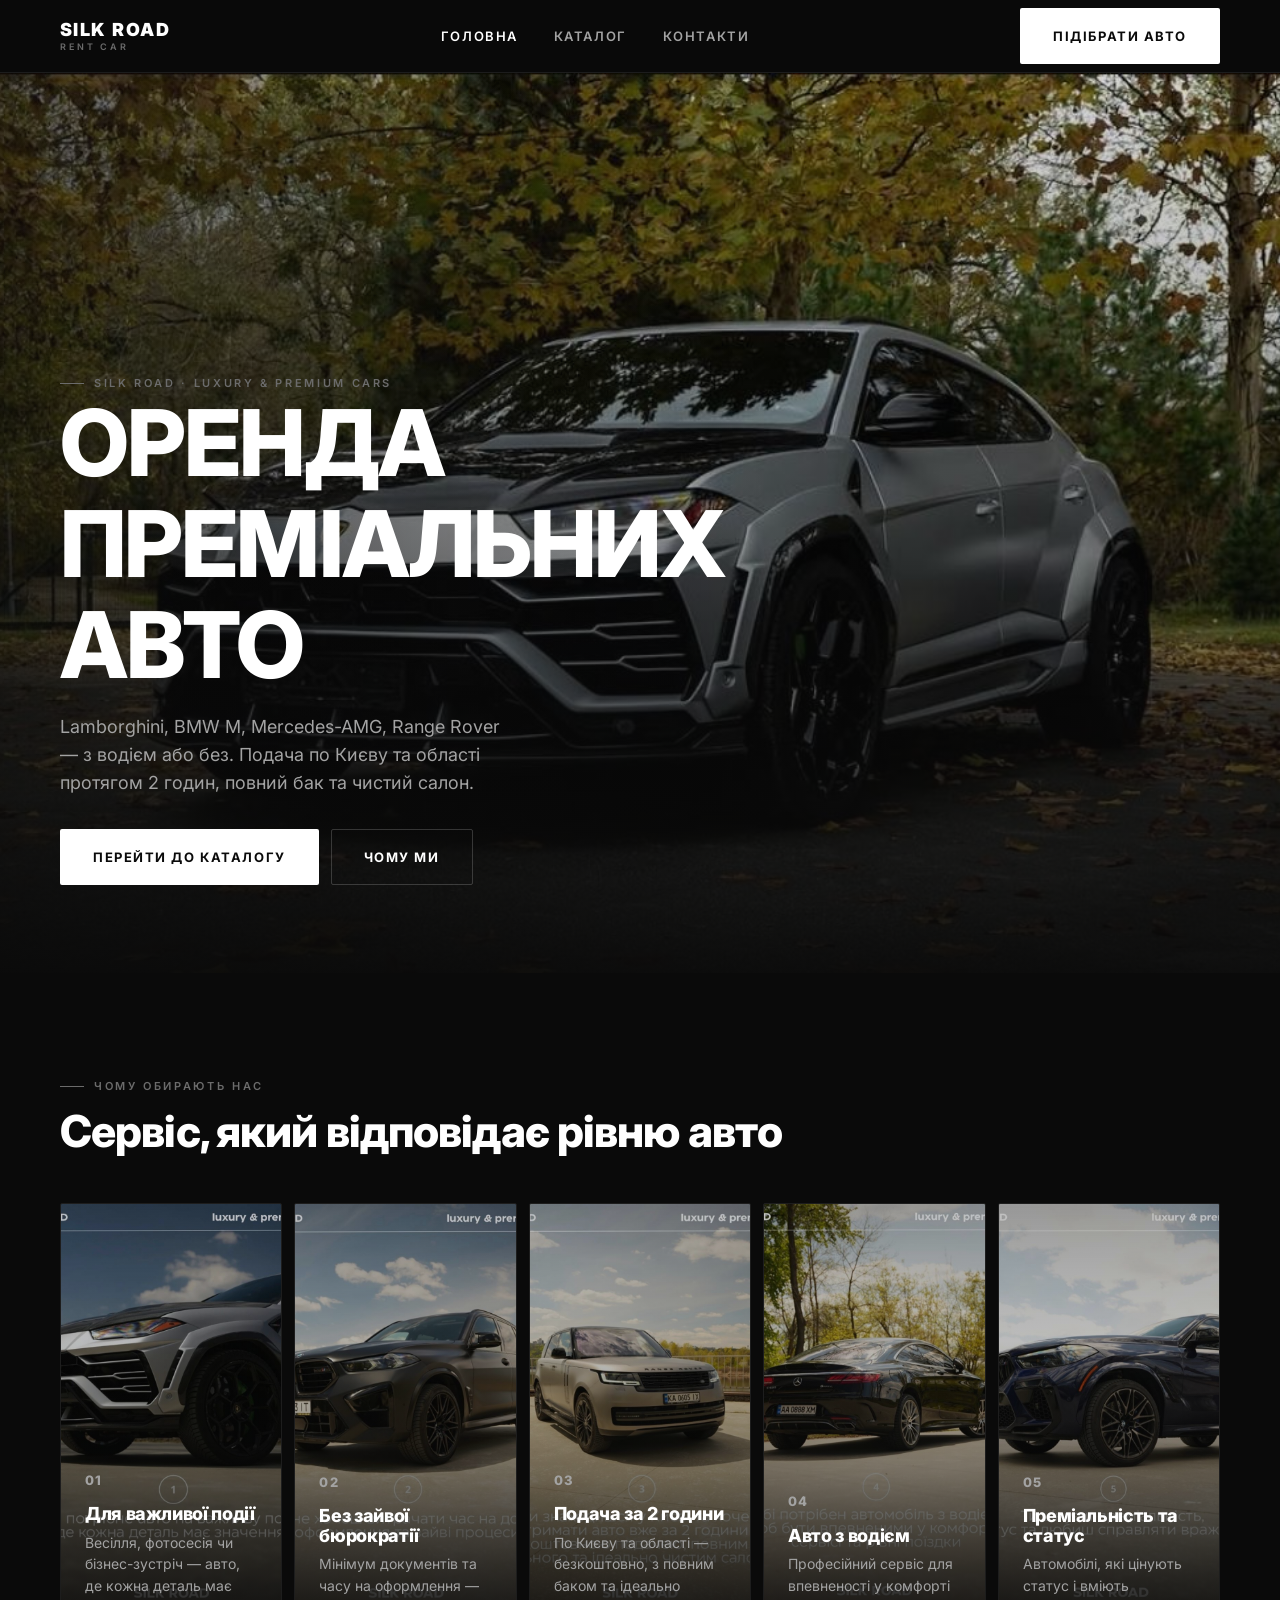
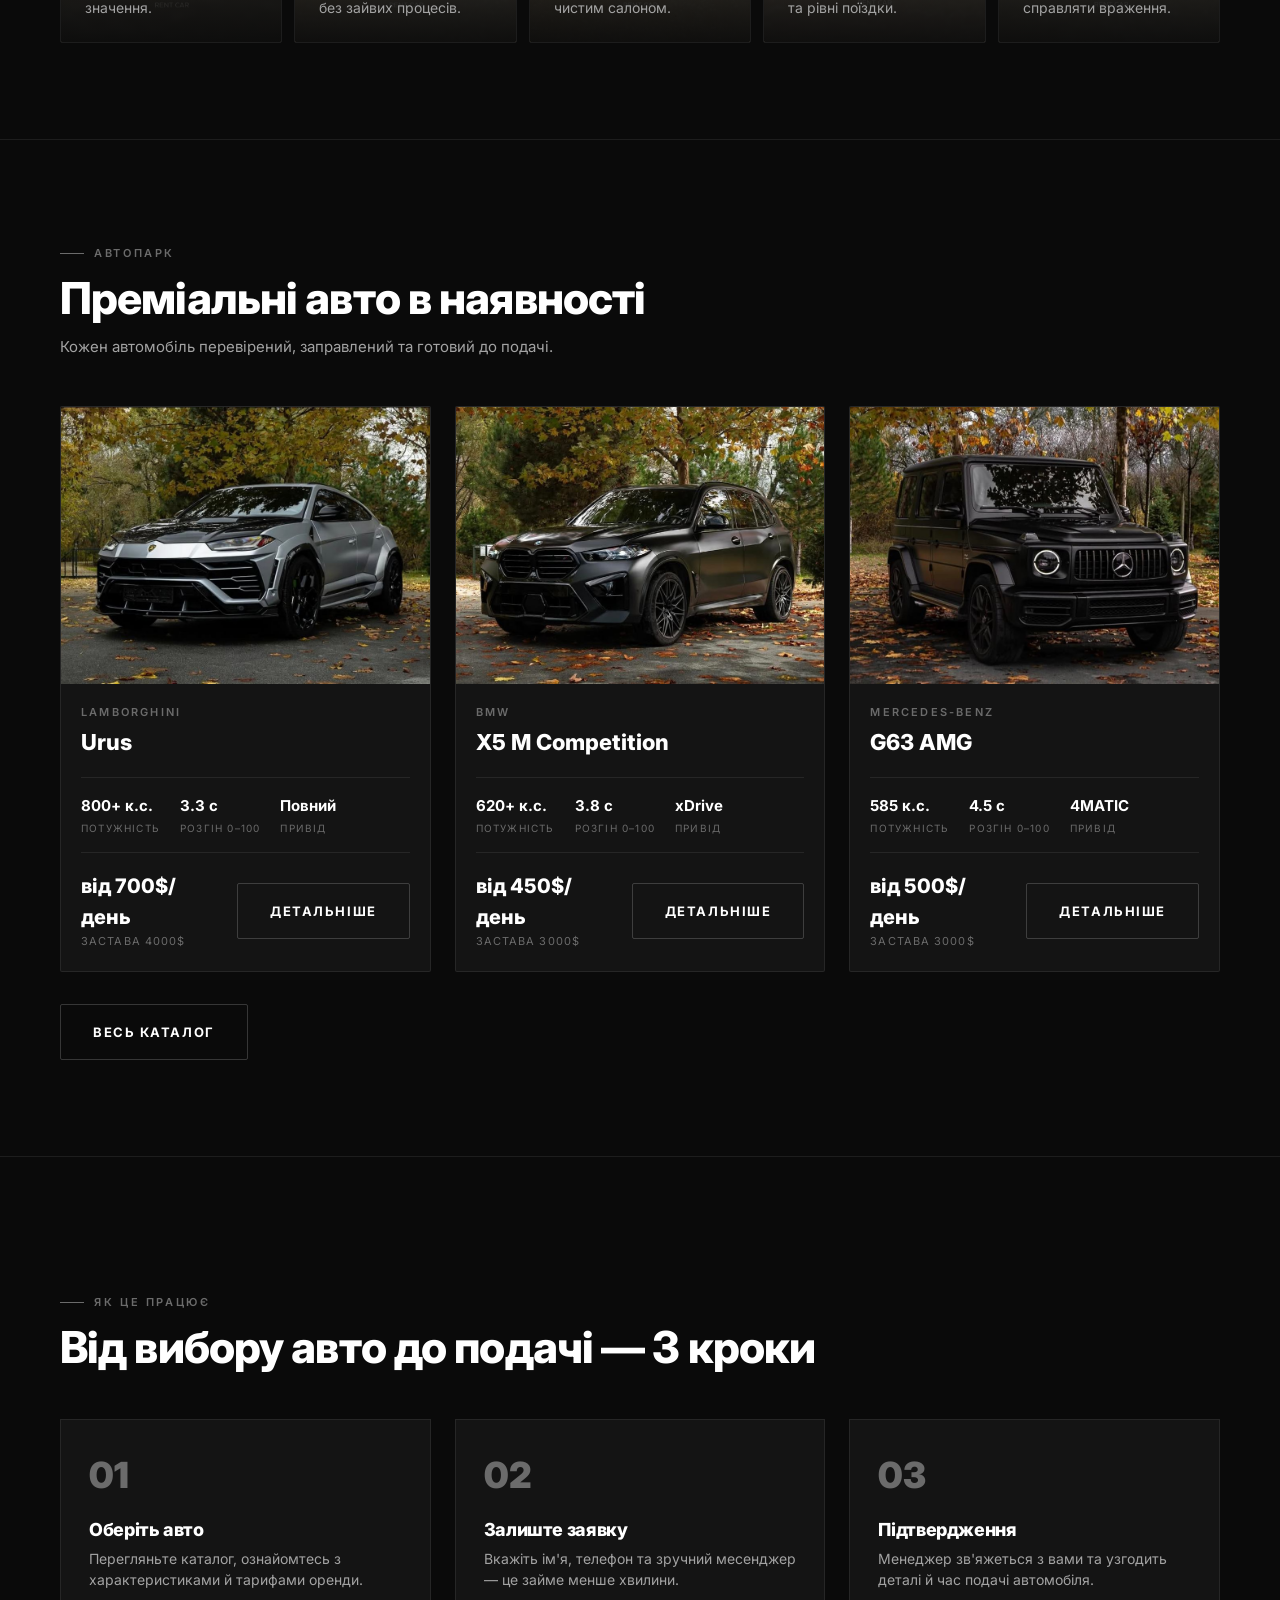
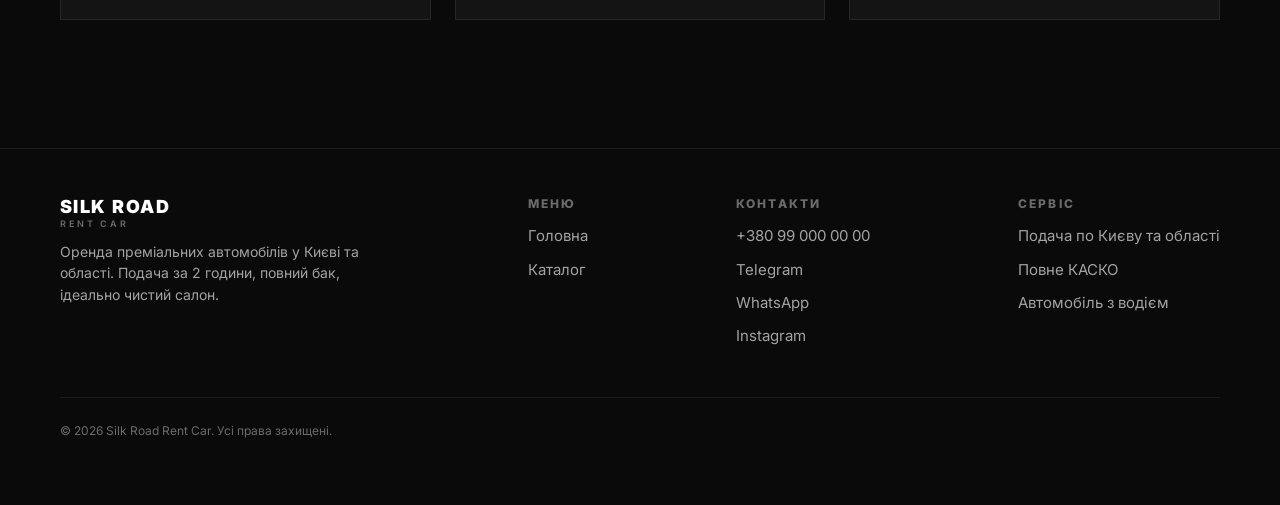
<file: index.html>
<!DOCTYPE html>
<html lang="uk">
<head>
  <meta charset="UTF-8" />
  <meta name="viewport" content="width=device-width, initial-scale=1.0" />
  <title>Silk Road Rent Car — оренда преміальних авто в Києві</title>
  <link rel="preconnect" href="https://fonts.googleapis.com" />
  <link rel="preconnect" href="https://fonts.gstatic.com" crossorigin />
  <link href="https://fonts.googleapis.com/css2?family=Inter:wght@400;500;600;700;800;900&display=swap" rel="stylesheet" />
  <link rel="stylesheet" href="css/style.css" />
</head>
<body>

  <!-- Header -->
  <header class="header">
    <div class="container header__inner">
      <a href="index.html" class="logo">
        <span class="logo__main">SILK ROAD</span>
        <span class="logo__sub">RENT CAR</span>
      </a>
      <nav class="nav">
        <a href="index.html" class="active">Головна</a>
        <a href="catalog.html">Каталог</a>
        <a href="index.html#contacts">Контакти</a>
      </nav>
      <div class="header__actions">
        <a href="catalog.html" class="btn btn-primary header__cta">Підібрати авто</a>
        <button class="burger" id="burger" aria-label="Меню">
          <span></span><span></span><span></span>
        </button>
      </div>
    </div>
  </header>

  <!-- Mobile nav -->
  <div class="mobile-nav" id="mobileNav">
    <div class="mobile-nav__links">
      <a href="index.html">Головна</a>
      <a href="catalog.html">Каталог</a>
      <a href="index.html#contacts">Контакти</a>
    </div>
    <div class="mobile-nav__footer">
      Зв'яжіться з нами
      <a href="tel:+380990000000">+380 99 000 00 00</a>
      <a href="https://t.me/silkroad_rentcar">Telegram</a>
    </div>
  </div>

  <!-- Hero -->
  <section class="hero">
    <div class="hero__bg">
      <img src="images/urus/1.jpg" alt="Lamborghini Urus" />
    </div>
    <div class="hero__overlay"></div>
    <div class="container hero__content">
      <div class="eyebrow">Silk Road · Luxury &amp; Premium Cars</div>
      <h1>Оренда<br />преміальних<br />авто</h1>
      <p class="hero__lead">
        Lamborghini, BMW M, Mercedes-AMG, Range Rover — з водієм або без.
        Подача по Києву та області протягом 2 годин, повний бак та чистий салон.
      </p>
      <div class="hero__actions">
        <a href="catalog.html" class="btn btn-primary">Перейти до каталогу</a>
        <a href="#why" class="btn btn-outline">Чому ми</a>
      </div>
    </div>
  </section>

  <!-- Why us -->
  <section class="section" id="why">
    <div class="container">
      <div class="section-head">
        <div class="eyebrow">Чому обирають нас</div>
        <h2>Сервіс, який відповідає рівню авто</h2>
      </div>
      <div class="why-grid">
        <div class="why-item">
          <div class="why-item__bg"><img src="images/why/01.jpg" alt="" loading="lazy" /></div>
          <div class="why-item__content">
            <div class="why-item__num">01</div>
            <h3>Для важливої події</h3>
            <p>Весілля, фотосесія чи бізнес-зустріч — авто, де кожна деталь має значення.</p>
          </div>
        </div>
        <div class="why-item">
          <div class="why-item__bg"><img src="images/why/02.jpg" alt="" loading="lazy" /></div>
          <div class="why-item__content">
            <div class="why-item__num">02</div>
            <h3>Без зайвої бюрократії</h3>
            <p>Мінімум документів та часу на оформлення — без зайвих процесів.</p>
          </div>
        </div>
        <div class="why-item">
          <div class="why-item__bg"><img src="images/why/03.jpg" alt="" loading="lazy" /></div>
          <div class="why-item__content">
            <div class="why-item__num">03</div>
            <h3>Подача за 2 години</h3>
            <p>По Києву та області — безкоштовно, з повним баком та ідеально чистим салоном.</p>
          </div>
        </div>
        <div class="why-item">
          <div class="why-item__bg"><img src="images/why/04.jpg" alt="" loading="lazy" /></div>
          <div class="why-item__content">
            <div class="why-item__num">04</div>
            <h3>Авто з водієм</h3>
            <p>Професійний сервіс для впевненості у комфорті та рівні поїздки.</p>
          </div>
        </div>
        <div class="why-item">
          <div class="why-item__bg"><img src="images/why/05.jpg" alt="" loading="lazy" /></div>
          <div class="why-item__content">
            <div class="why-item__num">05</div>
            <h3>Преміальність та статус</h3>
            <p>Автомобілі, які цінують статус і вміють справляти враження.</p>
          </div>
        </div>
      </div>
    </div>
  </section>

  <!-- Catalog preview -->
  <section class="section" style="border-top: 1px solid var(--border)">
    <div class="container">
      <div class="section-head">
        <div class="eyebrow">Автопарк</div>
        <h2>Преміальні авто в наявності</h2>
        <p>Кожен автомобіль перевірений, заправлений та готовий до подачі.</p>
      </div>
      <div class="catalog-grid catalog-grid--preview" id="previewGrid"></div>
      <a href="catalog.html" class="btn btn-outline">Весь каталог</a>
    </div>
  </section>

  <!-- How it works -->
  <section class="section section--lg" style="border-top: 1px solid var(--border)">
    <div class="container">
      <div class="section-head">
        <div class="eyebrow">Як це працює</div>
        <h2>Від вибору авто до подачі — 3 кроки</h2>
      </div>
      <div class="steps">
        <div class="step">
          <div class="step__num">01</div>
          <h3>Оберіть авто</h3>
          <p>Перегляньте каталог, ознайомтесь з характеристиками й тарифами оренди.</p>
        </div>
        <div class="step">
          <div class="step__num">02</div>
          <h3>Залиште заявку</h3>
          <p>Вкажіть ім'я, телефон та зручний месенджер — це займе менше хвилини.</p>
        </div>
        <div class="step">
          <div class="step__num">03</div>
          <h3>Підтвердження</h3>
          <p>Менеджер зв'яжеться з вами та узгодить деталі й час подачі автомобіля.</p>
        </div>
      </div>
    </div>
  </section>

  <!-- Footer -->
  <footer class="footer" id="contacts">
    <div class="container">
      <div class="footer__grid">
        <div class="footer__brand">
          <a href="index.html" class="logo">
            <span class="logo__main">SILK ROAD</span>
            <span class="logo__sub">RENT CAR</span>
          </a>
          <p>Оренда преміальних автомобілів у Києві та області. Подача за 2 години, повний бак, ідеально чистий салон.</p>
        </div>
        <div class="footer__col">
          <h4>Меню</h4>
          <a href="index.html">Головна</a>
          <a href="catalog.html">Каталог</a>
        </div>
        <div class="footer__col">
          <h4>Контакти</h4>
          <a href="tel:+380990000000">+380 99 000 00 00</a>
          <a href="https://t.me/silkroad_rentcar">Telegram</a>
          <a href="https://wa.me/380990000000">WhatsApp</a>
          <a href="#">Instagram</a>
        </div>
        <div class="footer__col">
          <h4>Сервіс</h4>
          <p>Подача по Києву та області</p>
          <p>Повне КАСКО</p>
          <p>Автомобіль з водієм</p>
        </div>
      </div>
      <div class="footer__bottom">© 2026 Silk Road Rent Car. Усі права захищені.</div>
    </div>
  </footer>

  <script src="js/cars.js"></script>
  <script src="js/main.js"></script>
  <script src="js/home.js"></script>
</body>
</html>
</file>
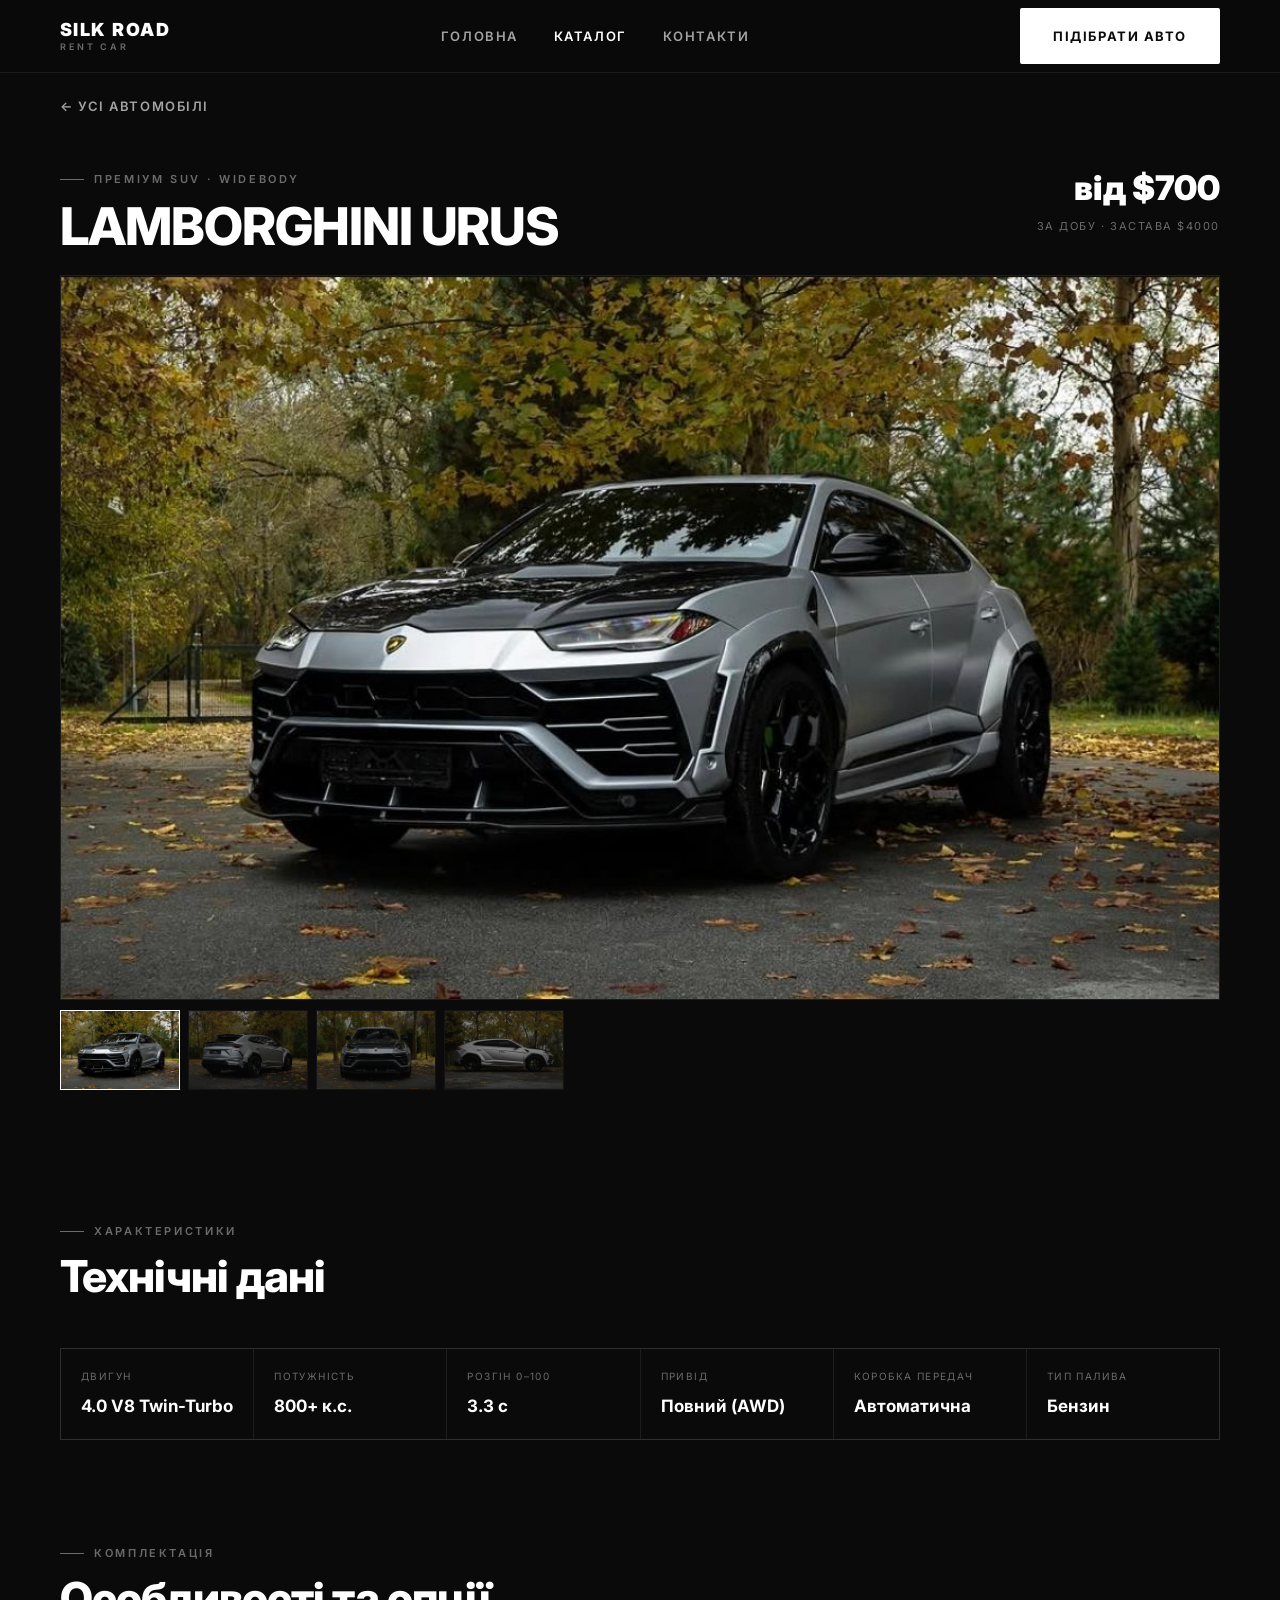
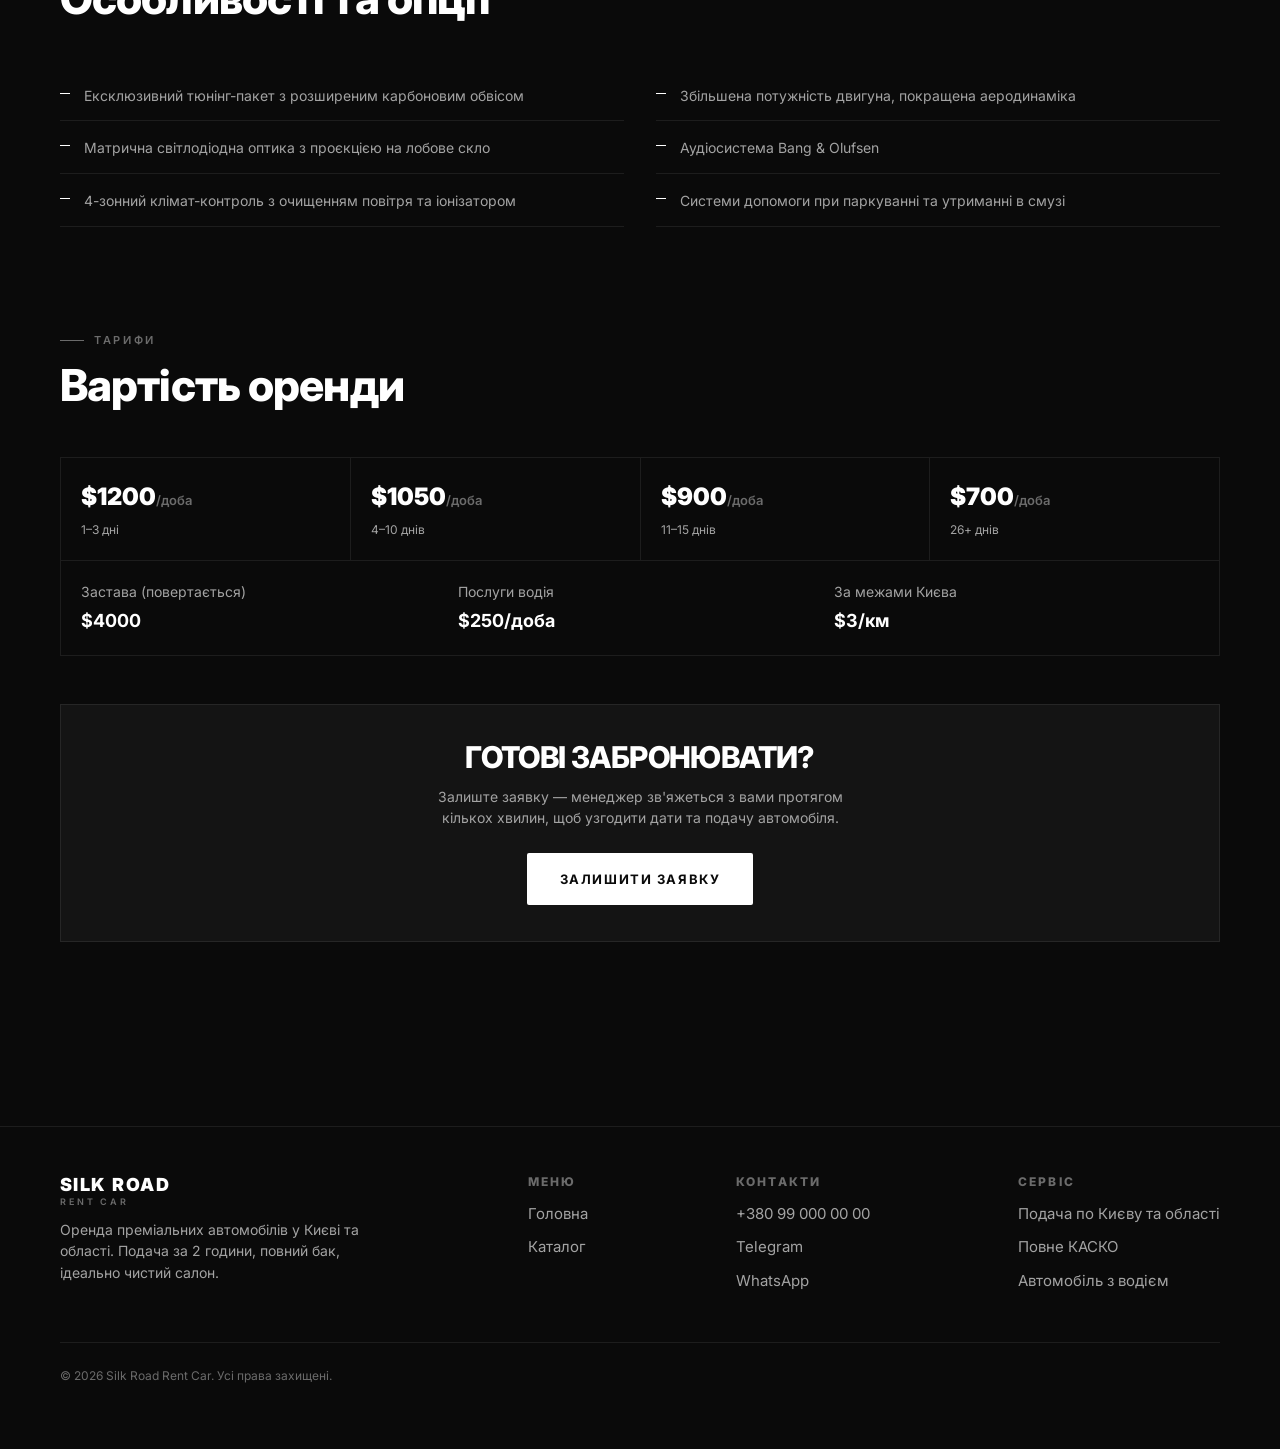
<file: car.html>
<!DOCTYPE html>
<html lang="uk">
<head>
  <meta charset="UTF-8" />
  <meta name="viewport" content="width=device-width, initial-scale=1.0" />
  <title id="pageTitle">Авто — Silk Road Rent Car</title>
  <link rel="preconnect" href="https://fonts.googleapis.com" />
  <link rel="preconnect" href="https://fonts.gstatic.com" crossorigin />
  <link href="https://fonts.googleapis.com/css2?family=Inter:wght@400;500;600;700;800;900&display=swap" rel="stylesheet" />
  <link rel="stylesheet" href="css/style.css" />
</head>
<body>

  <!-- Header -->
  <header class="header">
    <div class="container header__inner">
      <a href="index.html" class="logo">
        <span class="logo__main">SILK ROAD</span>
        <span class="logo__sub">RENT CAR</span>
      </a>
      <nav class="nav">
        <a href="index.html">Головна</a>
        <a href="catalog.html" class="active">Каталог</a>
        <a href="index.html#contacts">Контакти</a>
      </nav>
      <div class="header__actions">
        <a href="catalog.html" class="btn btn-primary header__cta">Підібрати авто</a>
        <button class="burger" id="burger" aria-label="Меню">
          <span></span><span></span><span></span>
        </button>
      </div>
    </div>
  </header>

  <!-- Mobile nav -->
  <div class="mobile-nav" id="mobileNav">
    <div class="mobile-nav__links">
      <a href="index.html">Головна</a>
      <a href="catalog.html">Каталог</a>
      <a href="index.html#contacts">Контакти</a>
    </div>
    <div class="mobile-nav__footer">
      Зв'яжіться з нами
      <a href="tel:+380990000000">+380 99 000 00 00</a>
      <a href="https://t.me/silkroad_rentcar">Telegram</a>
    </div>
  </div>

  <section class="car-page">
    <div class="container">

      <!-- Back link -->
      <div class="car-page__back">
        <a href="catalog.html" class="back-link">&larr; Усі автомобілі</a>
      </div>

      <!-- Car hero -->
      <div class="car-hero">
        <div class="car-hero__top">
          <div class="car-hero__title">
            <div class="eyebrow" id="carType">Тип авто</div>
            <h1 id="carName">Назва авто</h1>
          </div>
          <div class="car-hero__price">
            <div class="car-hero__price-value">від $<span id="carPrice">0</span></div>
            <div class="car-hero__price-label">за добу · застава $<span id="carDeposit">0</span></div>
          </div>
        </div>

        <!-- Gallery -->
        <div class="gallery__main">
          <img id="galleryMain" src="" alt="" />
        </div>
        <div class="gallery__thumbs" id="galleryThumbs"></div>
      </div>

      <!-- Specs -->
      <section class="section">
        <div class="section-head">
          <div class="eyebrow">Характеристики</div>
          <h2>Технічні дані</h2>
        </div>
        <div class="specs-grid" id="specsGrid"></div>
      </section>

      <!-- Features -->
      <section class="section" style="padding-top: 0">
        <div class="section-head">
          <div class="eyebrow">Комплектація</div>
          <h2>Особливості та опції</h2>
        </div>
        <ul class="features-list" id="featuresList"></ul>
      </section>

      <!-- Pricing -->
      <section class="section" style="padding-top: 0">
        <div class="section-head">
          <div class="eyebrow">Тарифи</div>
          <h2>Вартість оренди</h2>
        </div>
        <div class="pricing-table">
          <div class="pricing-table__tiers" id="pricingTiers"></div>
          <div class="pricing-extra" id="pricingExtra"></div>
        </div>

        <!-- CTA -->
        <div class="car-cta">
          <h3>Готові забронювати?</h3>
          <p>Залиште заявку — менеджер зв'яжеться з вами протягом кількох хвилин, щоб узгодити дати та подачу автомобіля.</p>
          <button class="btn btn-primary" id="ctaBtn">Залишити заявку</button>
        </div>
      </section>

    </div>
  </section>

  <!-- Sticky mobile CTA -->
  <div class="sticky-cta">
    <div>
      <div class="sticky-cta__price-value">від $<span id="stickyPrice">0</span></div>
      <div class="sticky-cta__price-label">за добу</div>
    </div>
    <button class="btn btn-primary" id="stickyCtaBtn">Залишити заявку</button>
  </div>

  <!-- Request modal -->
  <div class="modal-overlay" id="requestModal">
    <div class="modal">
      <div class="modal__head">
        <div>
          <h3>Заявка на оренду</h3>
          <p id="modalCarName">Назва авто</p>
        </div>
        <button class="modal__close" id="closeRequestModal" aria-label="Закрити">&times;</button>
      </div>
      <form id="requestForm">
        <div class="form-group">
          <label class="form-label">Ім'я</label>
          <input type="text" class="form-input" placeholder="Як до вас звертатись" required />
        </div>
        <div class="form-group">
          <label class="form-label">Телефон</label>
          <input type="tel" class="form-input" placeholder="+380 XX XXX XX XX" required />
        </div>
        <div class="form-group">
          <label class="form-label">Зручний зв'язок</label>
          <div class="contact-method">
            <button type="button" class="contact-method__btn active" data-method="telegram">Telegram</button>
            <button type="button" class="contact-method__btn" data-method="whatsapp">WhatsApp</button>
            <button type="button" class="contact-method__btn" data-method="call">Дзвінок</button>
          </div>
        </div>
        <div class="form-group">
          <label class="form-label">Коментар</label>
          <textarea class="form-textarea" placeholder="Бажані дати оренди, додаткові питання..."></textarea>
        </div>
        <button type="submit" class="btn btn-primary btn-block">Надіслати заявку</button>
      </form>
      <p class="modal__note">Натискаючи кнопку, ви погоджуєтесь на обробку персональних даних.</p>
    </div>
  </div>

  <!-- Success modal -->
  <div class="modal-overlay" id="successModal">
    <div class="modal">
      <div class="success">
        <div class="success__icon">
          <svg viewBox="0 0 24 24" fill="none" stroke="currentColor" stroke-width="2" stroke-linecap="round" stroke-linejoin="round">
            <path d="M5 13l4 4L19 7" />
          </svg>
        </div>
        <h3>Заявку надіслано</h3>
        <p>Ваша заявка успішно відправлена! Менеджер зв'яжеться з вами найближчим часом для підтвердження деталей оренди.</p>
        <button class="btn btn-primary btn-block" id="closeSuccessModal">Зрозуміло</button>
      </div>
    </div>
  </div>

  <!-- Footer -->
  <footer class="footer" id="contacts">
    <div class="container">
      <div class="footer__grid">
        <div class="footer__brand">
          <a href="index.html" class="logo">
            <span class="logo__main">SILK ROAD</span>
            <span class="logo__sub">RENT CAR</span>
          </a>
          <p>Оренда преміальних автомобілів у Києві та області. Подача за 2 години, повний бак, ідеально чистий салон.</p>
        </div>
        <div class="footer__col">
          <h4>Меню</h4>
          <a href="index.html">Головна</a>
          <a href="catalog.html">Каталог</a>
        </div>
        <div class="footer__col">
          <h4>Контакти</h4>
          <a href="tel:+380990000000">+380 99 000 00 00</a>
          <a href="https://t.me/silkroad_rentcar">Telegram</a>
          <a href="https://wa.me/380990000000">WhatsApp</a>
        </div>
        <div class="footer__col">
          <h4>Сервіс</h4>
          <p>Подача по Києву та області</p>
          <p>Повне КАСКО</p>
          <p>Автомобіль з водієм</p>
        </div>
      </div>
      <div class="footer__bottom">© 2026 Silk Road Rent Car. Усі права захищені.</div>
    </div>
  </footer>

  <script src="js/cars.js"></script>
  <script src="js/main.js"></script>
  <script src="js/car.js"></script>
</body>
</html>
</file>
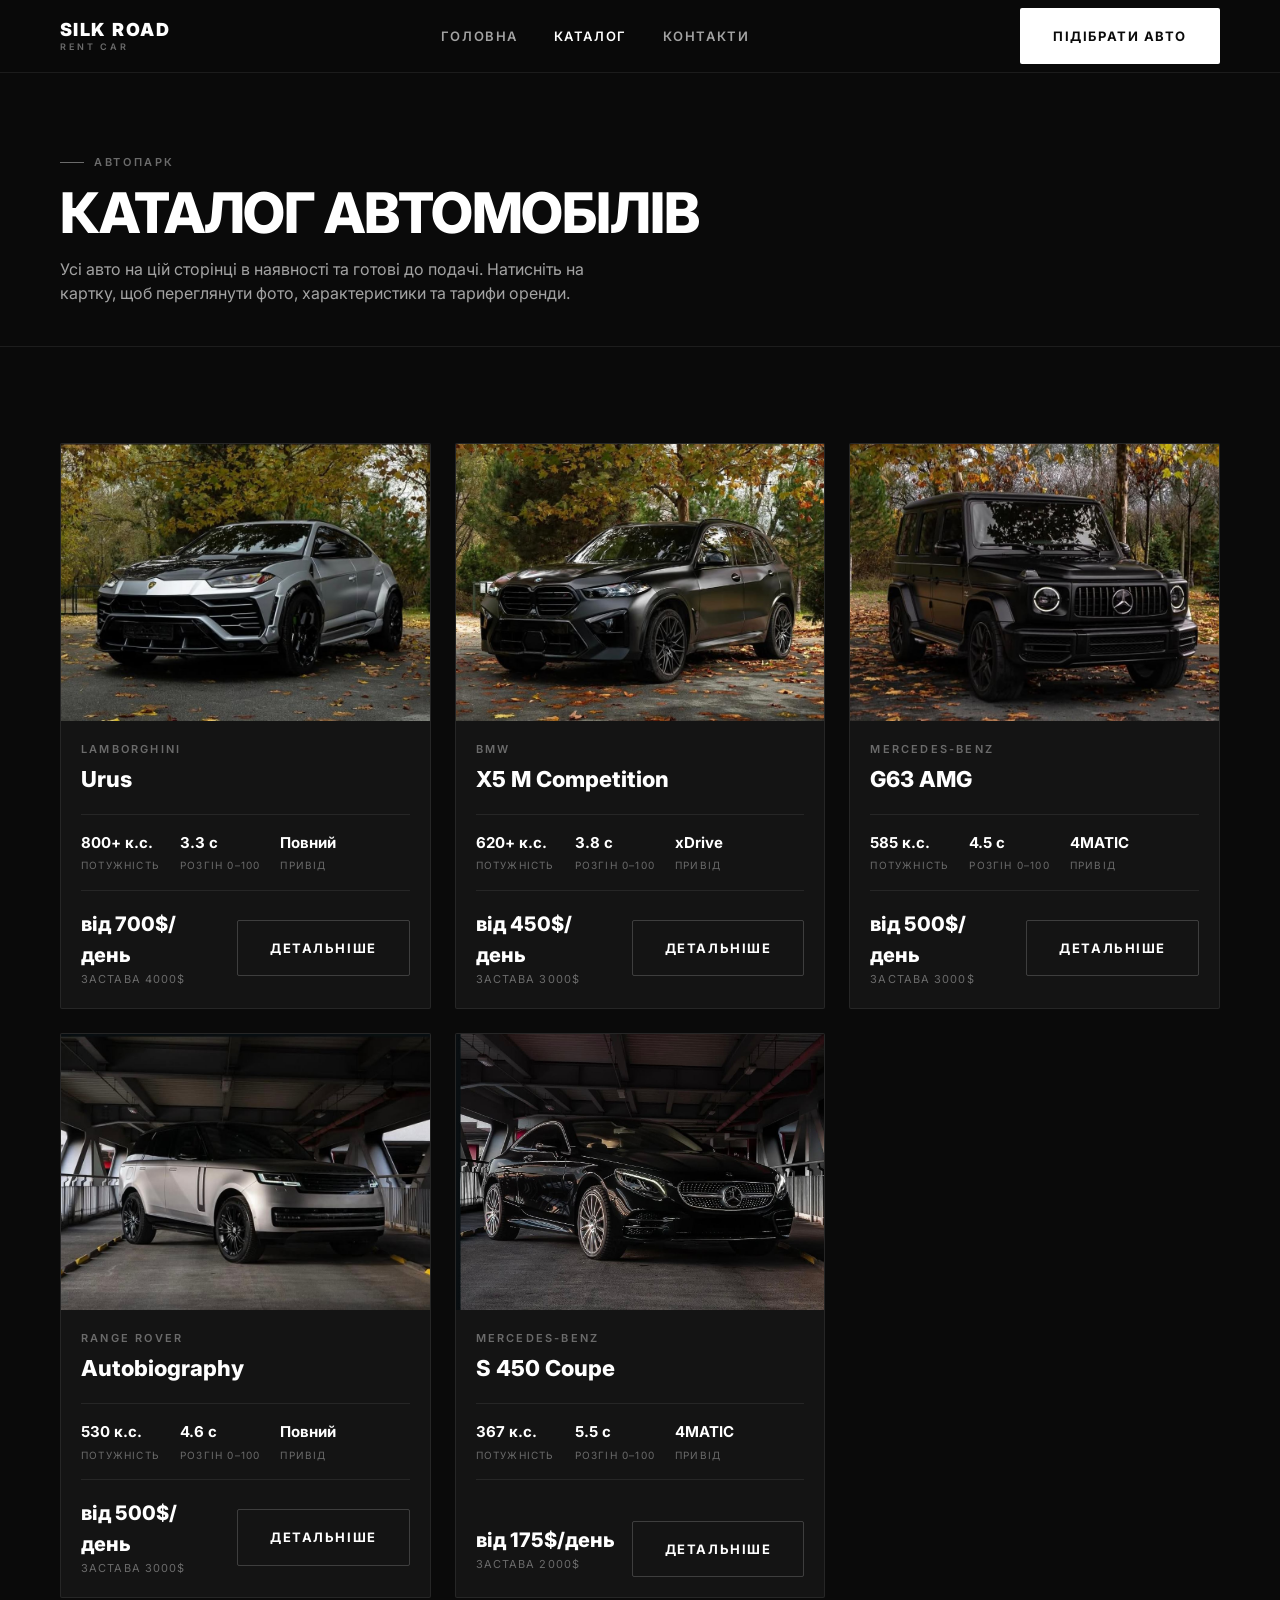
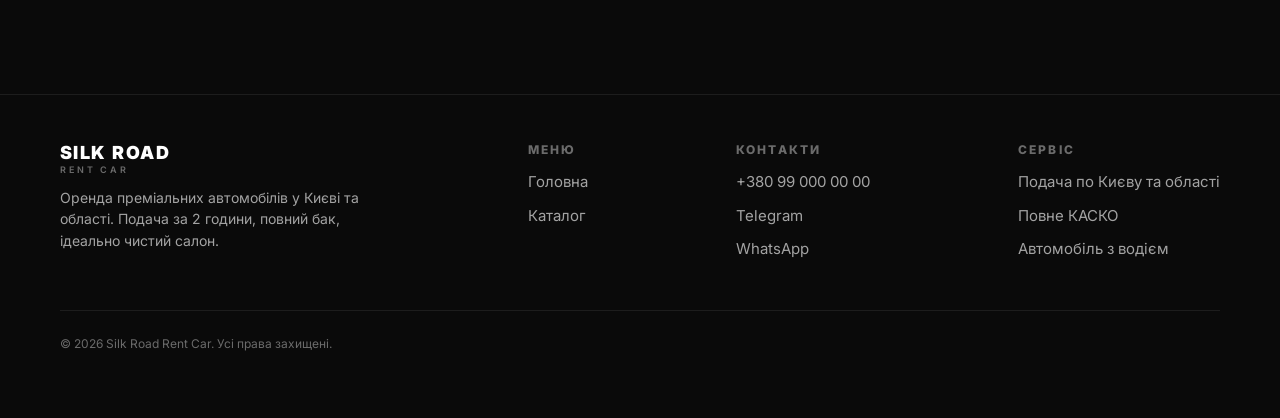
<file: catalog.html>
<!DOCTYPE html>
<html lang="uk">
<head>
  <meta charset="UTF-8" />
  <meta name="viewport" content="width=device-width, initial-scale=1.0" />
  <title>Каталог авто — Silk Road Rent Car</title>
  <link rel="preconnect" href="https://fonts.googleapis.com" />
  <link rel="preconnect" href="https://fonts.gstatic.com" crossorigin />
  <link href="https://fonts.googleapis.com/css2?family=Inter:wght@400;500;600;700;800;900&display=swap" rel="stylesheet" />
  <link rel="stylesheet" href="css/style.css" />
</head>
<body>

  <!-- Header -->
  <header class="header">
    <div class="container header__inner">
      <a href="index.html" class="logo">
        <span class="logo__main">SILK ROAD</span>
        <span class="logo__sub">RENT CAR</span>
      </a>
      <nav class="nav">
        <a href="index.html">Головна</a>
        <a href="catalog.html" class="active">Каталог</a>
        <a href="index.html#contacts">Контакти</a>
      </nav>
      <div class="header__actions">
        <a href="catalog.html" class="btn btn-primary header__cta">Підібрати авто</a>
        <button class="burger" id="burger" aria-label="Меню">
          <span></span><span></span><span></span>
        </button>
      </div>
    </div>
  </header>

  <!-- Mobile nav -->
  <div class="mobile-nav" id="mobileNav">
    <div class="mobile-nav__links">
      <a href="index.html">Головна</a>
      <a href="catalog.html">Каталог</a>
      <a href="index.html#contacts">Контакти</a>
    </div>
    <div class="mobile-nav__footer">
      Зв'яжіться з нами
      <a href="tel:+380990000000">+380 99 000 00 00</a>
      <a href="https://t.me/silkroad_rentcar">Telegram</a>
    </div>
  </div>

  <!-- Page head -->
  <section class="page-head">
    <div class="container">
      <div class="eyebrow">Автопарк</div>
      <h1>Каталог автомобілів</h1>
      <p>Усі авто на цій сторінці в наявності та готові до подачі. Натисніть на картку, щоб переглянути фото, характеристики та тарифи оренди.</p>
    </div>
  </section>

  <!-- Catalog grid -->
  <section class="section">
    <div class="container">
      <div class="catalog-grid" id="catalogGrid"></div>
    </div>
  </section>

  <!-- Footer -->
  <footer class="footer" id="contacts">
    <div class="container">
      <div class="footer__grid">
        <div class="footer__brand">
          <a href="index.html" class="logo">
            <span class="logo__main">SILK ROAD</span>
            <span class="logo__sub">RENT CAR</span>
          </a>
          <p>Оренда преміальних автомобілів у Києві та області. Подача за 2 години, повний бак, ідеально чистий салон.</p>
        </div>
        <div class="footer__col">
          <h4>Меню</h4>
          <a href="index.html">Головна</a>
          <a href="catalog.html">Каталог</a>
        </div>
        <div class="footer__col">
          <h4>Контакти</h4>
          <a href="tel:+380990000000">+380 99 000 00 00</a>
          <a href="https://t.me/silkroad_rentcar">Telegram</a>
          <a href="https://wa.me/380990000000">WhatsApp</a>
        </div>
        <div class="footer__col">
          <h4>Сервіс</h4>
          <p>Подача по Києву та області</p>
          <p>Повне КАСКО</p>
          <p>Автомобіль з водієм</p>
        </div>
      </div>
      <div class="footer__bottom">© 2026 Silk Road Rent Car. Усі права захищені.</div>
    </div>
  </footer>

  <script src="js/cars.js"></script>
  <script src="js/main.js"></script>
  <script src="js/catalog.js"></script>
</body>
</html>
</file>
<file: css/style.css>
/* ===========================================================
   SILK ROAD RENT CAR — design system
   Premium / strict / brutal. Black, white, grey only.
   =========================================================== */

:root {
  --bg: #0a0a0a;
  --bg-elevated: #141414;
  --bg-elevated-2: #1c1c1c;

  --border: rgba(255, 255, 255, 0.08);
  --border-strong: rgba(255, 255, 255, 0.18);

  --text: #ffffff;
  --text-secondary: #a3a3a3;
  --text-muted: #6b6b6b;

  --container: 1200px;
  --radius: 2px;
  --radius-sheet: 16px;

  --ease: 0.25s ease;
}

/* ---------- Reset ---------- */
*,
*::before,
*::after {
  box-sizing: border-box;
  margin: 0;
  padding: 0;
}

html {
  scroll-behavior: smooth;
}

body {
  font-family: "Inter", -apple-system, BlinkMacSystemFont, "Segoe UI", sans-serif;
  background: var(--bg);
  color: var(--text);
  line-height: 1.55;
  font-size: 16px;
  -webkit-font-smoothing: antialiased;
  overflow-x: hidden;
}

img {
  display: block;
  max-width: 100%;
  height: auto;
}

a {
  color: inherit;
  text-decoration: none;
}

ul {
  list-style: none;
}

button {
  font-family: inherit;
  cursor: pointer;
}

input,
textarea {
  font-family: inherit;
}

/* ---------- Layout ---------- */
.container {
  max-width: var(--container);
  margin: 0 auto;
  padding: 0 20px;
}

.section {
  padding: 56px 0;
}

.section--lg {
  padding: 72px 0;
}

@media (min-width: 1024px) {
  .section {
    padding: 96px 0;
  }
  .section--lg {
    padding: 128px 0;
  }
}

/* ---------- Typography ---------- */
h1,
h2,
h3,
h4 {
  font-weight: 800;
  letter-spacing: -0.02em;
  line-height: 1.1;
}

.eyebrow {
  display: inline-flex;
  align-items: center;
  gap: 10px;
  text-transform: uppercase;
  letter-spacing: 0.24em;
  font-size: 11px;
  font-weight: 600;
  color: var(--text-muted);
}

.eyebrow::before {
  content: "";
  display: block;
  width: 24px;
  height: 1px;
  background: var(--text-muted);
}

.section-head {
  margin-bottom: 32px;
}

.section-head h2 {
  font-size: clamp(28px, 5vw, 44px);
  margin-top: 12px;
}

.section-head p {
  color: var(--text-secondary);
  margin-top: 12px;
  max-width: 520px;
  font-size: 15px;
}

@media (min-width: 1024px) {
  .section-head {
    margin-bottom: 48px;
  }
}

/* ---------- Buttons ---------- */
.btn {
  display: inline-flex;
  align-items: center;
  justify-content: center;
  gap: 8px;
  padding: 17px 32px;
  font-size: 13px;
  font-weight: 700;
  text-transform: uppercase;
  letter-spacing: 0.12em;
  border-radius: var(--radius);
  border: 1px solid transparent;
  transition: background var(--ease), color var(--ease), border-color var(--ease);
  white-space: nowrap;
}

.btn-primary {
  background: var(--text);
  color: var(--bg);
}

.btn-primary:hover {
  background: var(--text-secondary);
}

.btn-outline {
  background: transparent;
  color: var(--text);
  border-color: var(--border-strong);
}

.btn-outline:hover {
  border-color: var(--text);
}

.btn-block {
  width: 100%;
}

/* ---------- Header ---------- */
.header {
  position: sticky;
  top: 0;
  z-index: 100;
  background: rgba(10, 10, 10, 0.82);
  backdrop-filter: blur(12px);
  border-bottom: 1px solid var(--border);
}

.header__inner {
  display: flex;
  align-items: center;
  justify-content: space-between;
  height: 72px;
}

.logo {
  display: flex;
  flex-direction: column;
  line-height: 1.1;
}

.logo__main {
  font-size: 18px;
  font-weight: 900;
  letter-spacing: 0.08em;
}

.logo__sub {
  font-size: 9px;
  font-weight: 600;
  letter-spacing: 0.32em;
  color: var(--text-muted);
  margin-top: 2px;
}

.nav {
  display: none;
  align-items: center;
  gap: 36px;
}

.nav a {
  font-size: 13px;
  font-weight: 600;
  text-transform: uppercase;
  letter-spacing: 0.12em;
  color: var(--text-secondary);
  transition: color var(--ease);
}

.nav a:hover,
.nav a.active {
  color: var(--text);
}

.header__actions {
  display: flex;
  align-items: center;
  gap: 16px;
}

.header__cta {
  display: none;
}

.burger {
  display: flex;
  flex-direction: column;
  justify-content: center;
  gap: 5px;
  width: 32px;
  height: 32px;
  background: none;
  border: none;
  padding: 0;
}

.burger span {
  display: block;
  height: 2px;
  width: 100%;
  background: var(--text);
  transition: transform var(--ease), opacity var(--ease);
}

.burger.active span:nth-child(1) {
  transform: translateY(7px) rotate(45deg);
}

.burger.active span:nth-child(2) {
  opacity: 0;
}

.burger.active span:nth-child(3) {
  transform: translateY(-7px) rotate(-45deg);
}

@media (min-width: 1024px) {
  .nav {
    display: flex;
  }
  .header__cta {
    display: inline-flex;
  }
  .burger {
    display: none;
  }
}

/* ---------- Mobile nav overlay ---------- */
.mobile-nav {
  position: fixed;
  inset: 0;
  z-index: 150;
  background: var(--bg);
  padding: 96px 24px 40px;
  display: flex;
  flex-direction: column;
  justify-content: space-between;
  transform: translateX(100%);
  transition: transform 0.35s ease;
}

.mobile-nav.active {
  transform: translateX(0);
}

.mobile-nav__links a {
  display: block;
  font-size: 32px;
  font-weight: 800;
  text-transform: uppercase;
  letter-spacing: -0.01em;
  padding: 18px 0;
  border-bottom: 1px solid var(--border);
}

.mobile-nav__footer {
  color: var(--text-secondary);
  font-size: 14px;
}

.mobile-nav__footer a {
  display: block;
  margin-top: 8px;
  color: var(--text);
  font-weight: 600;
}

@media (min-width: 1024px) {
  .mobile-nav {
    display: none;
  }
}

/* ---------- Hero ---------- */
.hero {
  position: relative;
  min-height: 100vh;
  display: flex;
  align-items: flex-end;
}

.hero__bg {
  position: absolute;
  inset: 0;
  z-index: 0;
}

.hero__bg img {
  width: 100%;
  height: 100%;
  object-fit: cover;
  object-position: center 35%;
}

.hero__overlay {
  position: absolute;
  inset: 0;
  background:
    linear-gradient(180deg, rgba(10, 10, 10, 0.15) 0%, rgba(10, 10, 10, 0.35) 45%, rgba(10, 10, 10, 0.97) 100%),
    linear-gradient(90deg, rgba(10, 10, 10, 0.55) 0%, rgba(10, 10, 10, 0) 60%);
}

.hero__content {
  position: relative;
  z-index: 1;
  padding-bottom: 56px;
  width: 100%;
}

.hero h1 {
  font-size: clamp(38px, 9vw, 92px);
  text-transform: uppercase;
}

.hero__lead {
  color: var(--text-secondary);
  font-size: 16px;
  max-width: 460px;
  margin: 18px 0 32px;
}

.hero__actions {
  display: flex;
  flex-wrap: wrap;
  gap: 12px;
}

@media (min-width: 1024px) {
  .hero__content {
    padding-bottom: 88px;
  }
  .hero__lead {
    font-size: 18px;
  }
}

/* ---------- Why us ---------- */
.why-grid {
  display: grid;
  grid-template-columns: 1fr;
  gap: 12px;
}

.why-item {
  position: relative;
  min-height: 360px;
  overflow: hidden;
  border: 1px solid var(--border);
  border-radius: var(--radius);
}

.why-item__bg {
  position: absolute;
  inset: 0;
}

.why-item__bg::after {
  content: "";
  position: absolute;
  inset: 0;
  background: linear-gradient(180deg, rgba(10, 10, 10, 0.1) 0%, rgba(10, 10, 10, 0.35) 45%, rgba(10, 10, 10, 0.95) 100%);
}

.why-item__bg img {
  width: 100%;
  height: 100%;
  object-fit: cover;
  transition: transform 0.5s ease;
}

.why-item:hover .why-item__bg img {
  transform: scale(1.05);
}

.why-item__content {
  position: relative;
  z-index: 1;
  height: 100%;
  display: flex;
  flex-direction: column;
  justify-content: flex-end;
  padding: 24px;
}

.why-item__num {
  font-size: 13px;
  font-weight: 800;
  color: var(--text-secondary);
  letter-spacing: 0.1em;
}

.why-item h3 {
  font-size: 18px;
  margin: 14px 0 8px;
  color: var(--text);
}

.why-item p {
  font-size: 14px;
  color: var(--text-secondary);
}

@media (min-width: 700px) {
  .why-grid {
    grid-template-columns: repeat(2, 1fr);
  }
}

@media (min-width: 1024px) {
  .why-grid {
    grid-template-columns: repeat(5, 1fr);
  }
  .why-item {
    min-height: 440px;
  }
}

/* ---------- How it works ---------- */
.steps {
  display: grid;
  grid-template-columns: 1fr;
  gap: 24px;
}

.step {
  padding: 28px;
  background: var(--bg-elevated);
  border: 1px solid var(--border);
}

.step__num {
  font-size: 36px;
  font-weight: 900;
  color: var(--text-muted);
}

.step h3 {
  font-size: 18px;
  margin: 16px 0 8px;
}

.step p {
  font-size: 14px;
  color: var(--text-secondary);
}

@media (min-width: 768px) {
  .steps {
    grid-template-columns: repeat(3, 1fr);
  }
}

/* ---------- Car card ---------- */
.car-card {
  background: var(--bg-elevated);
  border: 1px solid var(--border);
  border-radius: var(--radius);
  overflow: hidden;
  transition: border-color var(--ease);
  display: flex;
  flex-direction: column;
}

.car-card:hover {
  border-color: var(--border-strong);
}

.car-card__image {
  aspect-ratio: 4 / 3;
  overflow: hidden;
}

.car-card__image img {
  width: 100%;
  height: 100%;
  object-fit: cover;
  transition: transform 0.5s ease;
}

.car-card:hover .car-card__image img {
  transform: scale(1.04);
}

.car-card__body {
  padding: 20px;
  display: flex;
  flex-direction: column;
  flex: 1;
}

.car-card__brand {
  font-size: 11px;
  text-transform: uppercase;
  letter-spacing: 0.2em;
  color: var(--text-muted);
  font-weight: 600;
}

.car-card__title {
  font-size: 22px;
  font-weight: 800;
  margin-top: 4px;
}

.car-card__specs {
  display: flex;
  gap: 20px;
  margin: 18px 0;
  padding: 16px 0;
  border-top: 1px solid var(--border);
  border-bottom: 1px solid var(--border);
}

.car-card__spec {
  display: flex;
  flex-direction: column;
  gap: 4px;
}

.car-card__spec-value {
  font-size: 15px;
  font-weight: 700;
}

.car-card__spec-label {
  font-size: 10px;
  text-transform: uppercase;
  color: var(--text-muted);
  letter-spacing: 0.12em;
}

.car-card__footer {
  display: flex;
  align-items: center;
  justify-content: space-between;
  margin-top: auto;
  gap: 12px;
}

.car-card__price-value {
  font-size: 20px;
  font-weight: 800;
}

.car-card__price-label {
  font-size: 11px;
  color: var(--text-muted);
  text-transform: uppercase;
  letter-spacing: 0.1em;
}

/* ---------- Catalog grid ---------- */
.catalog-grid {
  display: grid;
  grid-template-columns: 1fr;
  gap: 20px;
}

@media (min-width: 640px) {
  .catalog-grid {
    grid-template-columns: repeat(2, 1fr);
  }
}

@media (min-width: 1024px) {
  .catalog-grid {
    grid-template-columns: repeat(3, 1fr);
    gap: 24px;
  }
}

.catalog-grid--preview {
  margin-bottom: 32px;
}

/* ---------- Page hero (catalog / car) ---------- */
.page-head {
  padding: 48px 0 32px;
  border-bottom: 1px solid var(--border);
}

.page-head .eyebrow {
  margin-bottom: 12px;
}

.page-head h1 {
  font-size: clamp(32px, 6vw, 56px);
  text-transform: uppercase;
}

.page-head p {
  color: var(--text-secondary);
  margin-top: 12px;
  max-width: 540px;
}

.car-page__back {
  padding: 20px 0;
}

.back-link {
  display: inline-flex;
  align-items: center;
  gap: 8px;
  font-size: 13px;
  font-weight: 600;
  text-transform: uppercase;
  letter-spacing: 0.12em;
  color: var(--text-secondary);
  transition: color var(--ease);
}

.back-link:hover {
  color: var(--text);
}

@media (min-width: 1024px) {
  .page-head {
    padding: 72px 0 40px;
  }
}

/* ---------- Footer ---------- */
.footer {
  border-top: 1px solid var(--border);
  padding: 48px 0 120px;
}

.footer__grid {
  display: flex;
  flex-direction: column;
  gap: 40px;
}

.footer__brand p {
  color: var(--text-secondary);
  font-size: 14px;
  margin-top: 12px;
  max-width: 320px;
}

.footer__col h4 {
  font-size: 12px;
  text-transform: uppercase;
  letter-spacing: 0.18em;
  color: var(--text-muted);
  margin-bottom: 14px;
}

.footer__col a,
.footer__col p {
  display: block;
  color: var(--text-secondary);
  font-size: 15px;
  margin-bottom: 10px;
  transition: color var(--ease);
}

.footer__col a:hover {
  color: var(--text);
}

.footer__bottom {
  margin-top: 40px;
  padding-top: 24px;
  border-top: 1px solid var(--border);
  font-size: 12px;
  color: var(--text-muted);
}

@media (min-width: 768px) {
  .footer__grid {
    flex-direction: row;
    justify-content: space-between;
  }
  .footer__bottom {
    padding-bottom: 0;
  }
  .footer {
    padding-bottom: 64px;
  }
}

/* ===========================================================
   Car detail page
   =========================================================== */

.car-hero {
  padding: 24px 0;
}

.car-hero__top {
  display: flex;
  align-items: flex-start;
  justify-content: space-between;
  gap: 16px;
  flex-wrap: wrap;
  margin-bottom: 20px;
}

.car-hero__title .eyebrow {
  margin-bottom: 10px;
}

.car-hero__title h1 {
  font-size: clamp(30px, 6vw, 52px);
  text-transform: uppercase;
}

.car-hero__price {
  text-align: right;
}

.car-hero__price-value {
  font-size: clamp(24px, 4vw, 34px);
  font-weight: 900;
}

.car-hero__price-label {
  font-size: 11px;
  text-transform: uppercase;
  letter-spacing: 0.14em;
  color: var(--text-muted);
  margin-top: 4px;
}

/* Gallery */
.gallery__main {
  aspect-ratio: 4 / 3;
  overflow: hidden;
  border: 1px solid var(--border);
  margin-bottom: 10px;
}

.gallery__main img {
  width: 100%;
  height: 100%;
  object-fit: cover;
}

.gallery__thumbs {
  display: flex;
  gap: 8px;
  overflow-x: auto;
  padding-bottom: 4px;
  -ms-overflow-style: none;
  scrollbar-width: none;
}

.gallery__thumbs::-webkit-scrollbar {
  display: none;
}

.gallery__thumb {
  flex-shrink: 0;
  width: 92px;
  height: 64px;
  border: 1px solid var(--border);
  overflow: hidden;
  cursor: pointer;
  opacity: 0.55;
  transition: opacity var(--ease), border-color var(--ease);
}

.gallery__thumb img {
  width: 100%;
  height: 100%;
  object-fit: cover;
}

.gallery__thumb.active {
  opacity: 1;
  border-color: var(--text);
}

@media (min-width: 1024px) {
  .gallery__main {
    aspect-ratio: 16 / 10;
  }
  .gallery__thumb {
    width: 120px;
    height: 80px;
  }
}

/* Specs */
.specs-grid {
  display: grid;
  grid-template-columns: repeat(2, 1fr);
  gap: 1px;
  background: var(--border);
  border: 1px solid var(--border);
}

.spec-item {
  padding: 20px;
  background: var(--bg);
}

.spec-item__label {
  font-size: 10px;
  text-transform: uppercase;
  color: var(--text-muted);
  letter-spacing: 0.14em;
  margin-bottom: 8px;
}

.spec-item__value {
  font-size: 17px;
  font-weight: 700;
}

@media (min-width: 768px) {
  .specs-grid {
    grid-template-columns: repeat(3, 1fr);
  }
}

@media (min-width: 1024px) {
  .specs-grid {
    grid-template-columns: repeat(6, 1fr);
  }
}

/* Features */
.features-list {
  display: grid;
  grid-template-columns: 1fr;
  gap: 2px;
}

.features-list li {
  position: relative;
  padding: 14px 0 14px 24px;
  border-bottom: 1px solid var(--border);
  font-size: 14px;
  color: var(--text-secondary);
}

.features-list li::before {
  content: "";
  position: absolute;
  left: 0;
  top: 22px;
  width: 10px;
  height: 1px;
  background: var(--text);
}

@media (min-width: 768px) {
  .features-list {
    grid-template-columns: repeat(2, 1fr);
    column-gap: 32px;
  }
}

/* Pricing table */
.pricing-table {
  border: 1px solid var(--border);
}

.pricing-table__tiers {
  display: grid;
  grid-template-columns: repeat(2, 1fr);
  gap: 1px;
  background: var(--border);
}

.pricing-tier {
  padding: 20px;
  background: var(--bg);
}

.pricing-tier__price {
  font-size: 24px;
  font-weight: 900;
}

.pricing-tier__price span {
  font-size: 13px;
  font-weight: 600;
  color: var(--text-muted);
}

.pricing-tier__label {
  font-size: 12px;
  color: var(--text-secondary);
  margin-top: 6px;
}

.pricing-extra {
  display: flex;
  flex-direction: column;
  gap: 12px;
  padding: 20px;
  font-size: 14px;
  color: var(--text-secondary);
  border-top: 1px solid var(--border);
}

.pricing-extra__row {
  display: flex;
  flex-direction: column;
  gap: 4px;
}

.pricing-extra__row strong {
  color: var(--text);
  font-size: 18px;
}

@media (min-width: 700px) {
  .pricing-table__tiers {
    grid-template-columns: repeat(4, 1fr);
  }
  .pricing-extra {
    flex-direction: row;
  }
  .pricing-extra__row {
    flex: 1;
  }
}

/* CTA block */
.car-cta {
  margin-top: 48px;
  padding: 36px 24px;
  background: var(--bg-elevated);
  border: 1px solid var(--border);
  text-align: center;
}

.car-cta h3 {
  font-size: clamp(22px, 4vw, 30px);
  text-transform: uppercase;
}

.car-cta p {
  color: var(--text-secondary);
  margin: 12px auto 24px;
  max-width: 420px;
  font-size: 14px;
}

/* Sticky mobile CTA */
.sticky-cta {
  position: fixed;
  bottom: 0;
  left: 0;
  right: 0;
  z-index: 80;
  display: flex;
  align-items: center;
  justify-content: space-between;
  gap: 16px;
  padding: 14px 20px;
  background: rgba(10, 10, 10, 0.92);
  backdrop-filter: blur(12px);
  border-top: 1px solid var(--border);
}

.sticky-cta__price-value {
  font-size: 18px;
  font-weight: 900;
}

.sticky-cta__price-label {
  font-size: 10px;
  text-transform: uppercase;
  letter-spacing: 0.12em;
  color: var(--text-muted);
}

.sticky-cta .btn {
  flex-shrink: 0;
}

@media (min-width: 1024px) {
  .sticky-cta {
    display: none;
  }
}

/* ===========================================================
   Modal — request form / success
   =========================================================== */

.modal-overlay {
  position: fixed;
  inset: 0;
  z-index: 200;
  display: flex;
  align-items: flex-end;
  justify-content: center;
  background: rgba(0, 0, 0, 0.7);
  backdrop-filter: blur(4px);
  opacity: 0;
  pointer-events: none;
  transition: opacity var(--ease);
}

.modal-overlay.active {
  opacity: 1;
  pointer-events: auto;
}

.modal {
  width: 100%;
  max-width: 480px;
  max-height: 92vh;
  overflow-y: auto;
  background: var(--bg-elevated);
  border: 1px solid var(--border);
  border-radius: var(--radius-sheet) var(--radius-sheet) 0 0;
  padding: 28px 24px 32px;
  transform: translateY(100%);
  transition: transform 0.35s ease;
}

.modal-overlay.active .modal {
  transform: translateY(0);
}

@media (min-width: 768px) {
  .modal-overlay {
    align-items: center;
  }
  .modal {
    border-radius: var(--radius-sheet);
  }
}

.modal__head {
  display: flex;
  align-items: flex-start;
  justify-content: space-between;
  gap: 16px;
  margin-bottom: 24px;
}

.modal__head h3 {
  font-size: 22px;
  text-transform: uppercase;
}

.modal__head p {
  color: var(--text-secondary);
  font-size: 13px;
  margin-top: 6px;
}

.modal__close {
  background: none;
  border: 1px solid var(--border-strong);
  width: 36px;
  height: 36px;
  flex-shrink: 0;
  color: var(--text);
  font-size: 18px;
  line-height: 1;
  border-radius: var(--radius);
}

/* Form */
.form-group {
  margin-bottom: 18px;
}

.form-label {
  display: block;
  font-size: 11px;
  font-weight: 600;
  text-transform: uppercase;
  letter-spacing: 0.16em;
  color: var(--text-muted);
  margin-bottom: 8px;
}

.form-input,
.form-textarea {
  width: 100%;
  background: var(--bg);
  border: 1px solid var(--border-strong);
  border-radius: var(--radius);
  padding: 14px 16px;
  color: var(--text);
  font-size: 16px;
  transition: border-color var(--ease);
}

.form-input::placeholder,
.form-textarea::placeholder {
  color: var(--text-muted);
}

.form-input:focus,
.form-textarea:focus {
  outline: none;
  border-color: var(--text);
}

.form-textarea {
  resize: vertical;
  min-height: 88px;
}

.contact-method {
  display: flex;
  gap: 8px;
}

.contact-method__btn {
  flex: 1;
  padding: 13px;
  background: transparent;
  border: 1px solid var(--border-strong);
  border-radius: var(--radius);
  color: var(--text-secondary);
  font-size: 13px;
  font-weight: 700;
  text-transform: uppercase;
  letter-spacing: 0.08em;
  transition: all var(--ease);
}

.contact-method__btn.active {
  background: var(--text);
  color: var(--bg);
  border-color: var(--text);
}

.modal__note {
  font-size: 12px;
  color: var(--text-muted);
  margin-top: 16px;
  text-align: center;
}

/* Success */
.success {
  text-align: center;
  padding: 24px 8px 12px;
}

.success__icon {
  width: 64px;
  height: 64px;
  margin: 0 auto 24px;
  border: 1px solid var(--text);
  border-radius: 50%;
  display: flex;
  align-items: center;
  justify-content: center;
}

.success__icon svg {
  width: 26px;
  height: 26px;
}

.success h3 {
  font-size: 24px;
  text-transform: uppercase;
  margin-bottom: 12px;
}

.success p {
  color: var(--text-secondary);
  font-size: 15px;
  margin-bottom: 28px;
}

/* Utility */
.hidden {
  display: none !important;
}

.no-scroll {
  overflow: hidden;
}

@media (min-width: 1024px) {
  .car-page {
    padding-bottom: 0;
  }
}

.car-page {
  padding-bottom: 88px;
}
</file>
